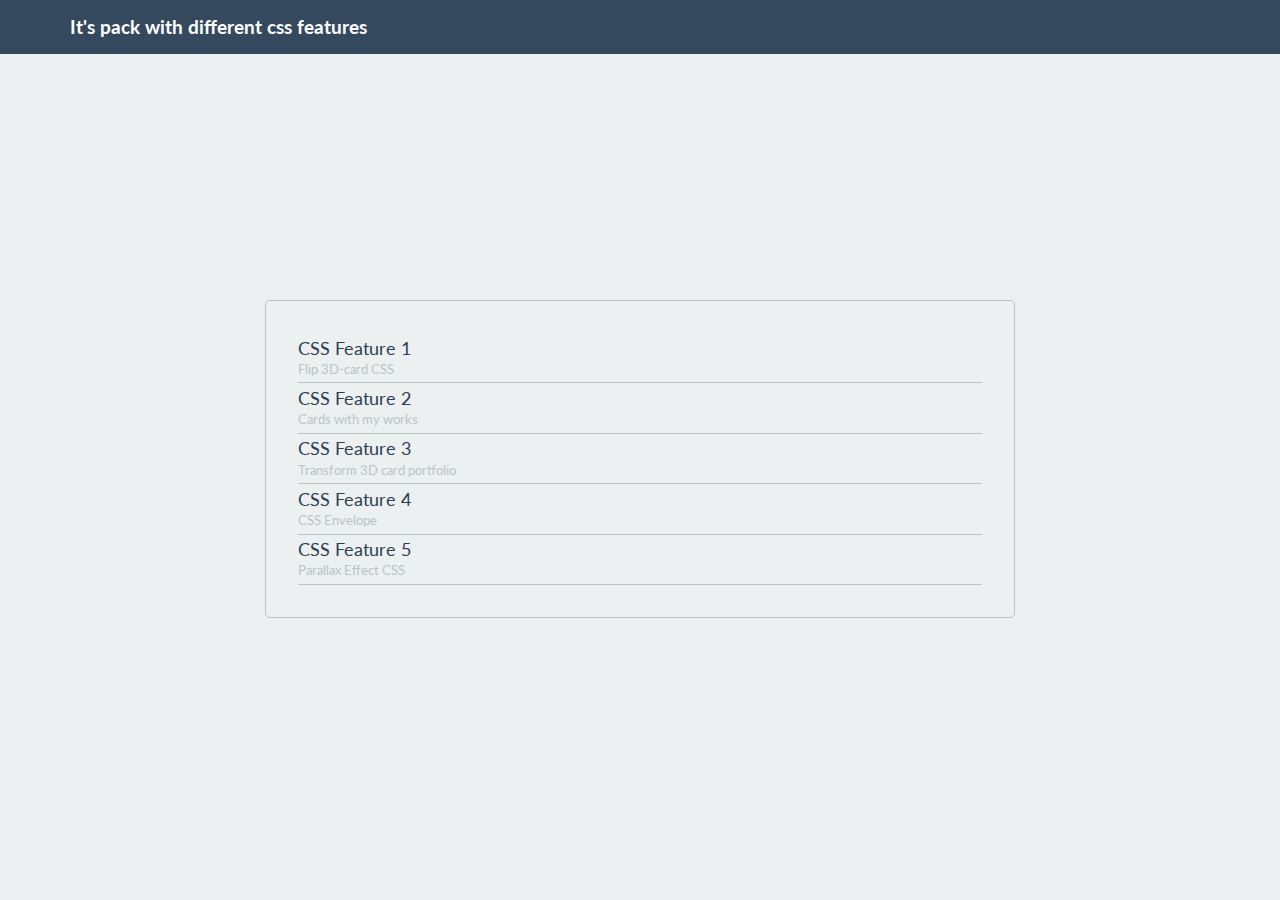
<file: index.html>
<!DOCTYPE html>
<html lang="en">

<head>
    <meta charset="UTF-8">
    <meta name="viewport" content="width=device-width, initial-scale=1.0">
    <meta http-equiv="X-UA-Compatible" content="ie=edge">
    <link href="https://fonts.googleapis.com/css?family=Lato" rel="stylesheet">
    <link rel="stylesheet" href="assets/css/main.css">
    <title>CSS Features</title>
</head>

<body>
    <nav>
        <div class="container">
            <h3>It's pack with different css features</h3>
        </div>
    </nav>
    <div class="container">
        <section class="links-section">
            <ul id="pages-links">
                <!-- <li>
                    <a href="#">CSS Feature 1</a>
                    <span>Description</span>
                </li> -->
            </ul>
        </section>
    </div>
    <script src="assets/js/app.js"></script>
</body>

</html>
</file>
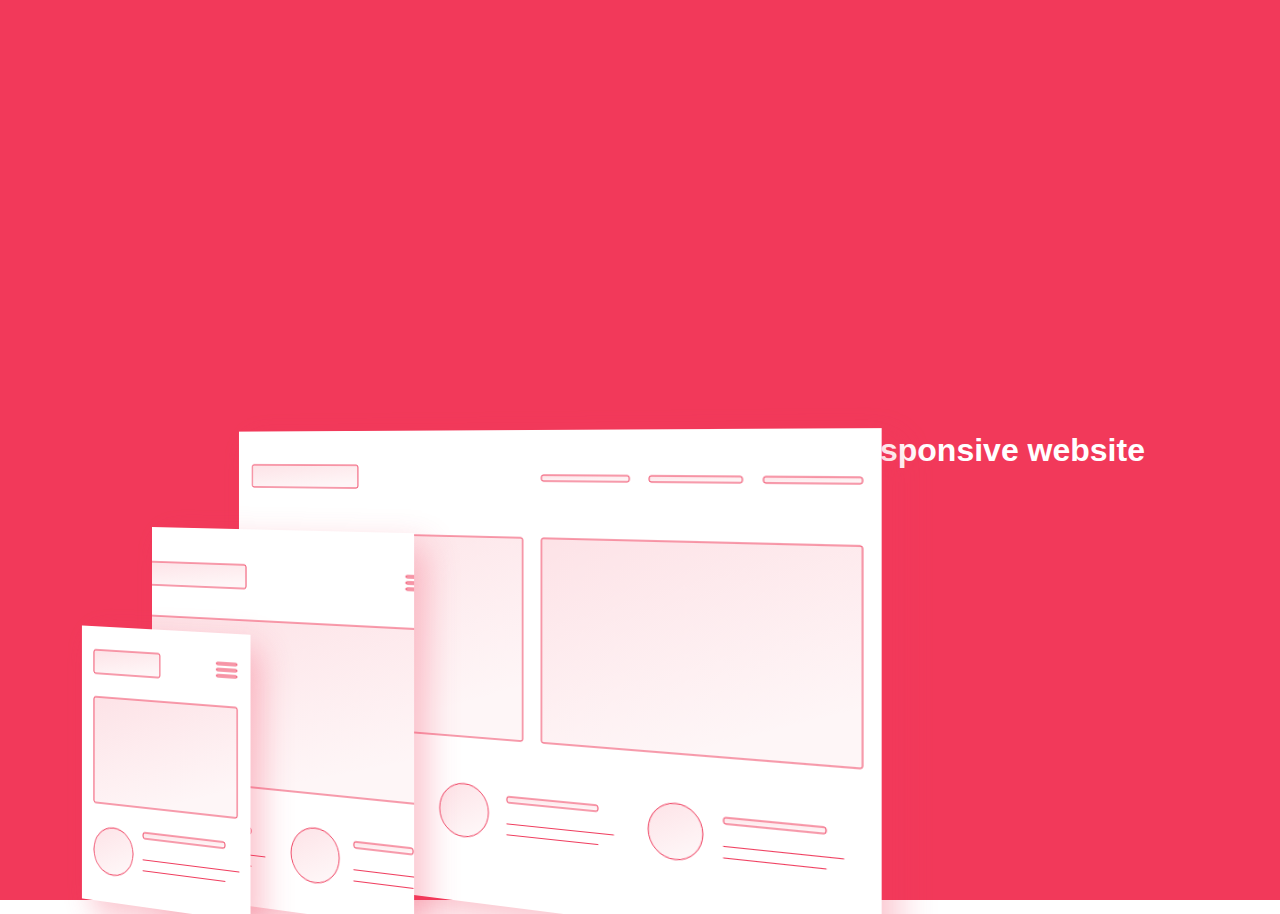
<file: feature-2/index.html>
<!DOCTYPE html>
<html lang="en">

<head>
    <meta charset="UTF-8">
    <meta name="viewport" content="width=device-width, initial-scale=1.0">
    <meta http-equiv="X-UA-Compatible" content="ie=edge">
    <link rel="stylesheet" href="main.css">
    <title>CSS Feature 2</title>
</head>

<body>
    <section>
        <div class="phone">

        </div>
        <div class="tablet">

        </div>
        <div class="desktop">

        </div>
        <h1 class="heading">Responsive website</h1>
    </section>
</body>

</html>
</file>
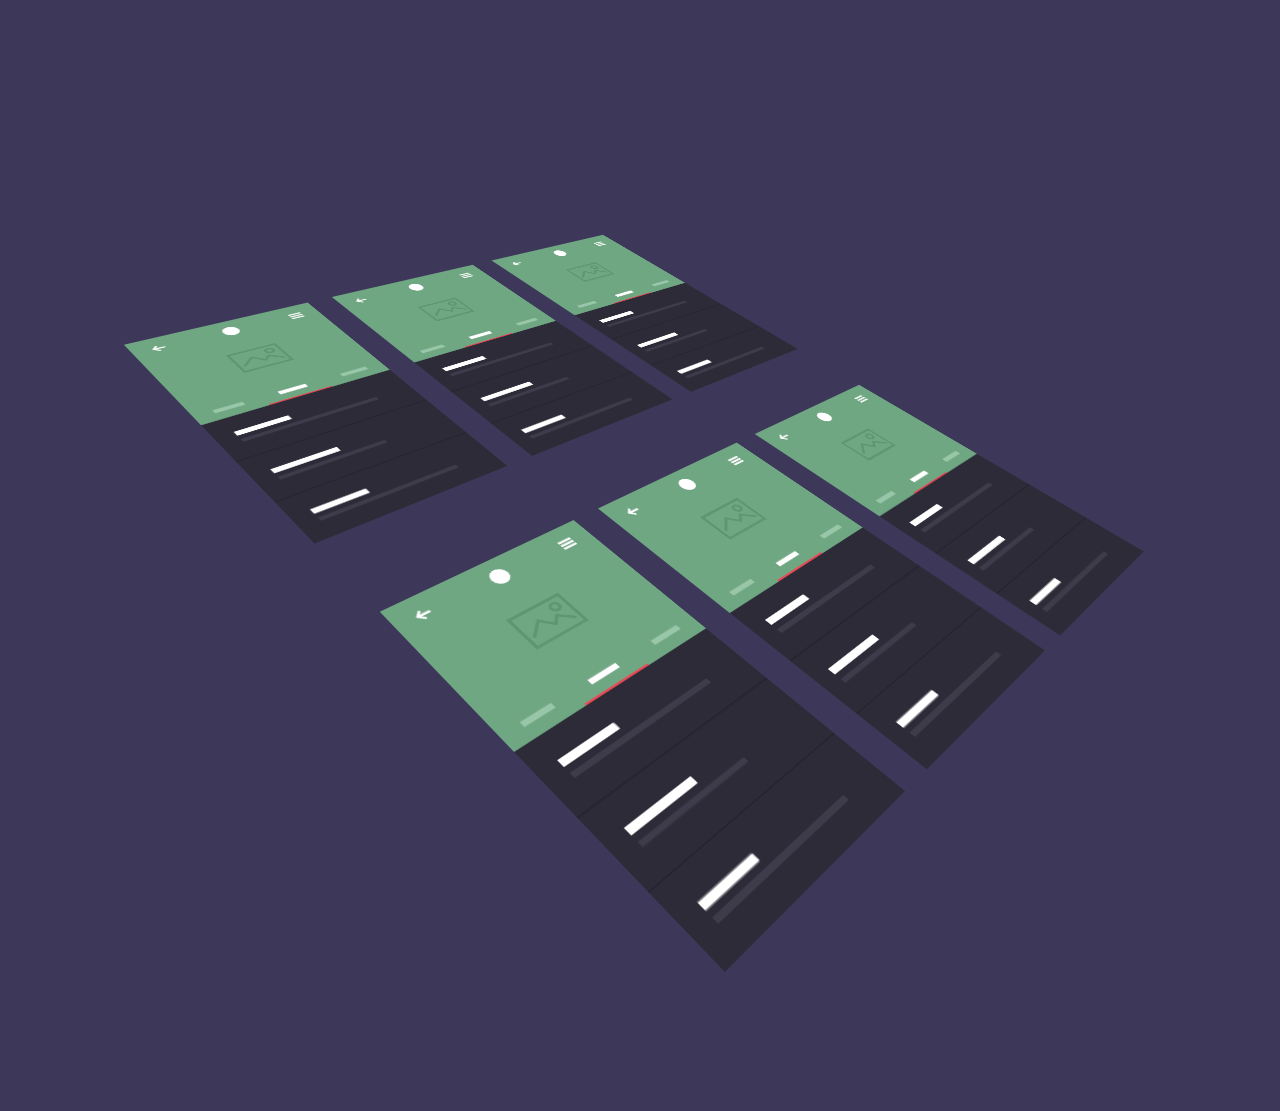
<file: feature-3/index.html>
<!DOCTYPE html>
<html lang="en">

<head>
    <meta charset="UTF-8">
    <meta name="viewport" content="width=device-width, initial-scale=1.0">
    <meta http-equiv="X-UA-Compatible" content="ie=edge">
    <link rel="stylesheet" href="main.css">
    <title>CSS Feature 3</title>
</head>

<body>
    <section>
        <div class="container">
            <div class="card">
                <img src="cd-app-image.png" alt="Portfolio Work">
            </div>
            <div class="card">
                <img src="cd-app-image.png" alt="Portfolio Work">
            </div>
            <div class="card">
                <img src="cd-app-image.png" alt="Portfolio Work">
            </div>
            <div class="card">
                <img src="cd-app-image.png" alt="Portfolio Work">
            </div>
            <div class="card">
                <img src="cd-app-image.png" alt="Portfolio Work">
            </div>
            <div class="card">
                <img src="cd-app-image.png" alt="Portfolio Work">
            </div>
        </div>
    </section>
    <script src="app.js"></script>
</body>

</html>
</file>
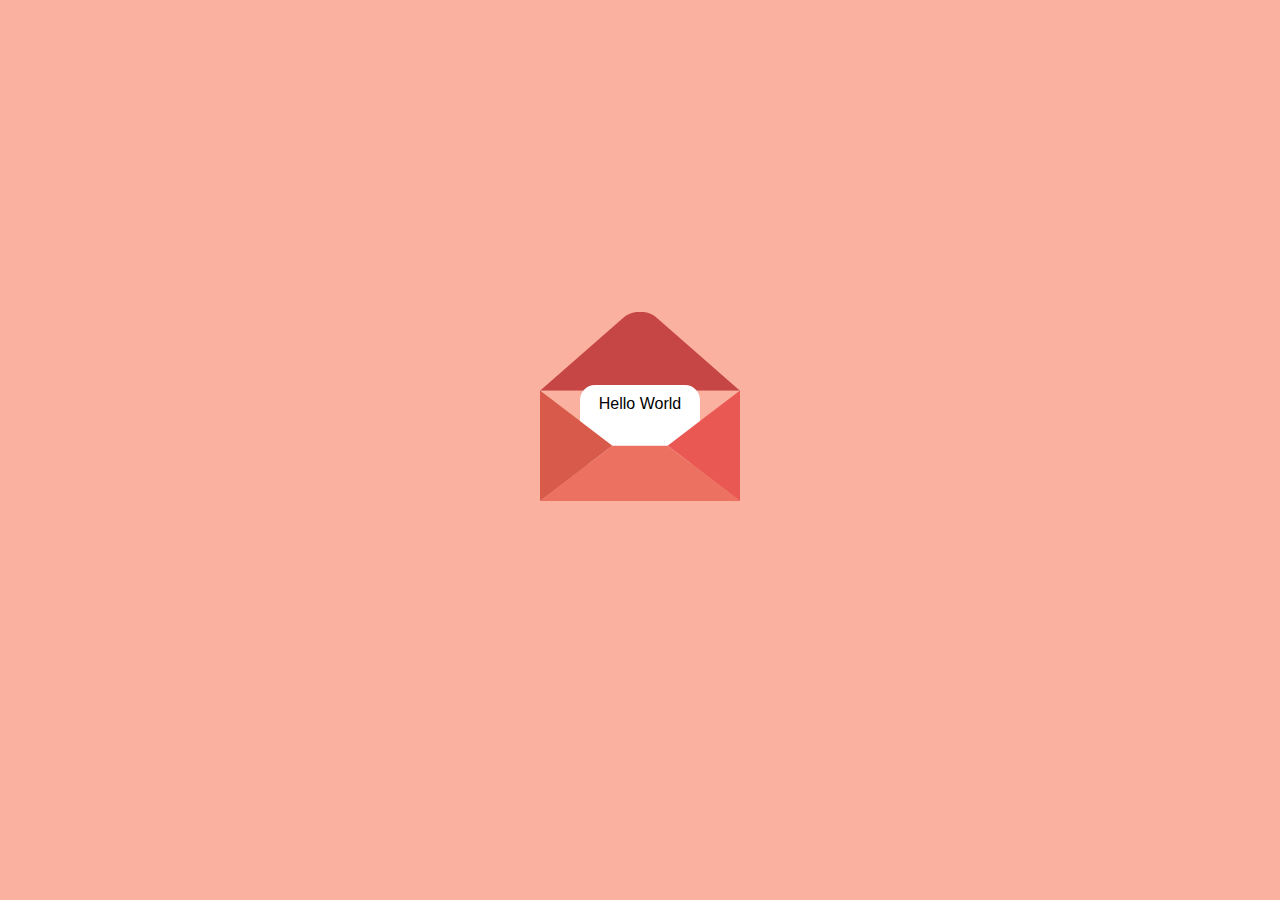
<file: feature-4/index.html>
<!DOCTYPE html>
<html lang="en">

<head>
    <meta charset="UTF-8">
    <meta name="viewport" content="width=device-width, initial-scale=1.0">
    <meta http-equiv="X-UA-Compatible" content="ie=edge">
    <link rel="stylesheet" href="main.css">
    <title>CSS Feature 4</title>
</head>

<body>
    <section>
        <div class="envelope">
            <div class="envelope__top">
                <img src="envelope-top.svg" alt="envelope-top">
            </div>

            <div class="paper">
                Hello World
            </div>

            <div class="envelope__body">
                <img src="envelope.svg" alt="envelope">
            </div>
        </div>
    </section>
    <script src="app.js"></script>
</body>

</html>
</file>
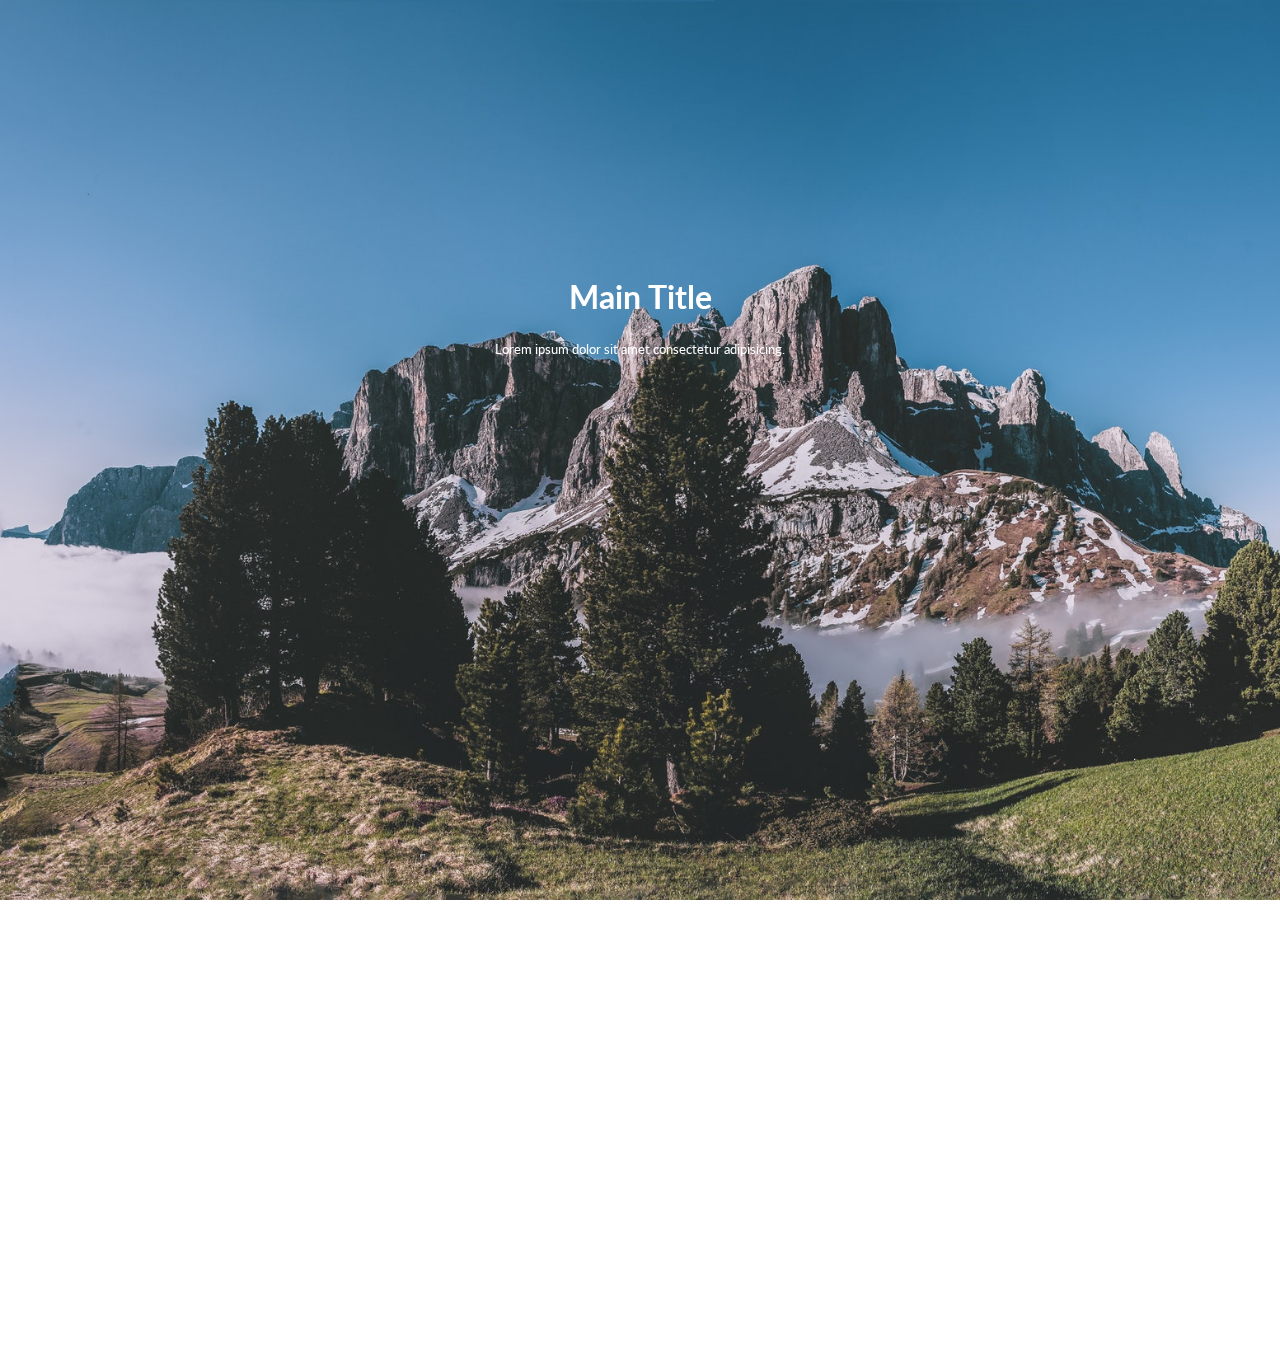
<file: feature-5/index.html>
<!DOCTYPE html>
<html lang="en">

<head>
    <meta charset="UTF-8">
    <meta name="viewport" content="width=device-width, initial-scale=1.0">
    <meta http-equiv="X-UA-Compatible" content="ie=edge">
    <link href="https://fonts.googleapis.com/css?family=Lato" rel="stylesheet">
    <link rel="stylesheet" href="main.css">
    <title>CSS Feature 5</title>
</head>

<body>

    <header>
        <h1>Main Title</h1>
        <small>Lorem ipsum dolor sit amet consectetur adipisicing.</small>
    </header>
</body>

</html>
</file>
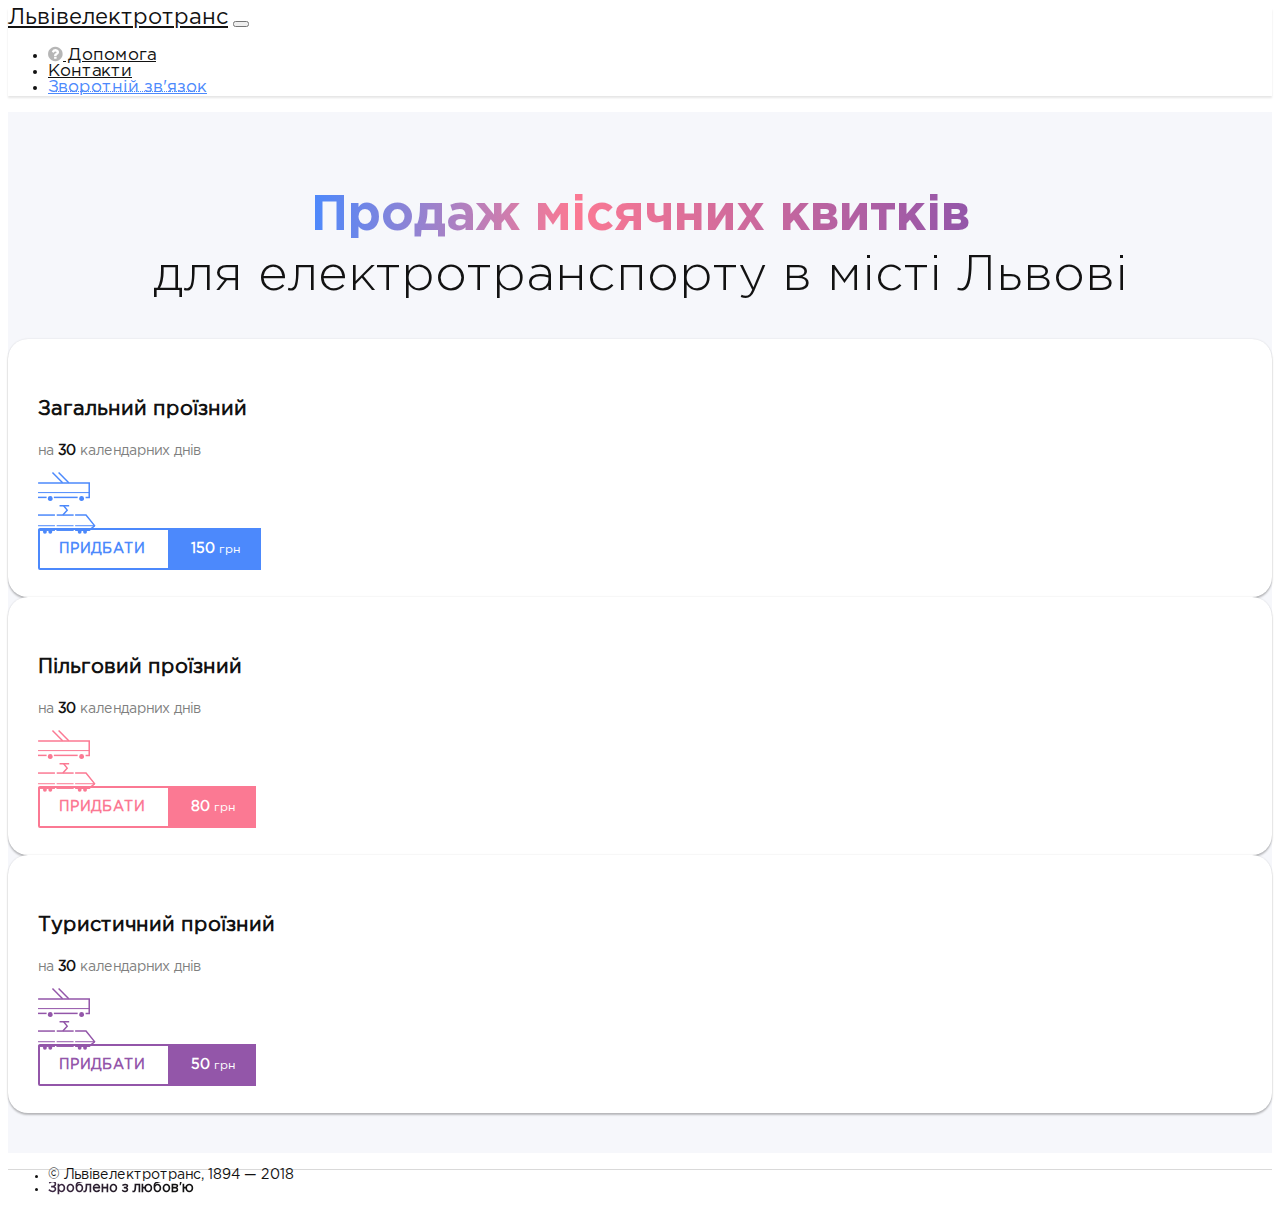
<file: feature-6/index.html>
<!DOCTYPE html>
<html lang="en">

<head>
    <meta charset="UTF-8">
    <meta name="viewport" content="width=device-width, initial-scale=1.0">
    <meta http-equiv="X-UA-Compatible" content="ie=edge">
    <title>Animation</title>
    <link rel="stylesheet" href="https://cdnjs.cloudflare.com/ajax/libs/font-awesome/4.7.0/css/font-awesome.css" />
    <link rel="stylesheet" href="https://stackpath.bootstrapcdn.com/bootstrap/4.1.3/css/bootstrap.min.css" integrity="sha384-MCw98/SFnGE8fJT3GXwEOngsV7Zt27NXFoaoApmYm81iuXoPkFOJwJ8ERdknLPMO"
        crossorigin="anonymous">
    <link rel="stylesheet" href="main.css">
</head>

<body>

    <nav class="navbar navbar-expand-md py-3">
        <div class="container">
            <a class="navbar-brand" href="#">Львівелектротранс</a>
            <button class="navbar-toggler" type="button" data-toggle="collapse" data-target="#navbarsExampleDefault"
                aria-controls="navbarsExampleDefault" aria-expanded="false" aria-label="Toggle navigation">
                <span class="navbar-toggler-icon"></span>
            </button>

            <div class="collapse navbar-collapse" id="navbarsExampleDefault">
                <ul class="navbar-nav ml-auto">
                    <li class="nav-item">
                        <a class="nav-link" href="#">
                            <i class="fa fa-question-circle" aria-hidden="true"></i>
                            Допомога
                        </a>
                    </li>
                    <li class="nav-item">
                        <a class="nav-link" href="#">Контакти</a>
                    </li>
                    <li class="nav-item">
                        <a class="nav-link feedback" href="#">Зворотній зв'язок</a>
                    </li>
            </div>
        </div>
    </nav>
    <section class="home-page">
        <div class="container">
            <div class="row">
                <div class="col-12">
                    <div class="page-name">
                        <h1 class="page-name__title">
                            <span>Продаж місячних квитків</span>
                            <span>для електротранспорту в місті Львові</span>
                        </h1>
                    </div>
                </div>
                <div class="col-md-4 mt-5 mb-5">
                    <div class="card-item">
                        <div class="card-item__info">
                            <h4>Загальний проїзний</h4>
                            <p>на <span>30</span> календарних днів</p>
                        </div>
                        <div class="card-item__icons d-flex">
                            <div class="trolley-icon pr-4">
                                <svg xmlns="http://www.w3.org/2000/svg" width="52" height="29" viewBox="0 0 52 29">
                                    <g transform="translate(-430 -519)">
                                        <path d="M444.44 519.53l10.13 10.13" fill="#fff" fill-opacity="0" stroke="#4c89fc"
                                            stroke-miterlimit="50" stroke-width="1.5"></path>
                                        <path d="M450.62 519.53l10.13 10.13" fill="#fff" fill-opacity="0" stroke="#4c89fc"
                                            stroke-miterlimit="50" stroke-width="1.5"></path>
                                        <path d="M481.23 540v-10.04h-51.11" fill="#fff" fill-opacity="0" stroke="#4c89fc"
                                            stroke-miterlimit="50" stroke-width="1.5"></path>
                                        <path d="M430 539.6h51.2" fill="#fff" fill-opacity="0" stroke="#4c89fc"
                                            stroke-miterlimit="50"></path>
                                        <path d="M430 544.39h8.6" fill="#fff" fill-opacity="0" stroke="#4c89fc"
                                            stroke-miterlimit="50" stroke-width="1.5"></path>
                                        <path d="M477.58 544.46h3.65V540" fill="#fff" fill-opacity="0" stroke="#4c89fc"
                                            stroke-miterlimit="50" stroke-width="1.5"></path>
                                        <path d="M445.86 544.39h23.8" fill="#fff" fill-opacity="0" stroke="#4c89fc"
                                            stroke-miterlimit="50" stroke-width="1.5"></path>
                                        <path d="M439.83 545.34a2.42 2.42 0 1 0 4.83 0 2.42 2.42 0 0 0-4.83 0" fill="#4c89fc"></path>
                                        <path d="M471.19 545.34a2.42 2.42 0 1 0 4.83 0 2.42 2.42 0 0 0-4.83 0" fill="#4c89fc"></path>
                                    </g>
                                </svg>
                            </div>
                            <div class="tram-icon">
                                <svg xmlns="http://www.w3.org/2000/svg" width="60.18" height="31.9" viewBox="0 0 60.18 31.9">
                                    <g transform="translate(-512 -520)">
                                        <path fill="#4b88fa" d="M551.72 546.85a1.95 1.95 0 1 0 3.9 0 1.95 1.95 0 0 0-3.9 0"></path>
                                        <path fill="#4b88fa" d="M557.12 546.85a1.95 1.95 0 1 0 3.9 0 1.95 1.95 0 0 0-3.9 0"></path>
                                        <path fill="#4b88fa" d="M516.95 546.85a1.95 1.95 0 1 0 3.9 0 1.95 1.95 0 0 0-3.9 0"></path>
                                        <path fill="#4b88fa" d="M522.35 546.85a1.95 1.95 0 1 0 3.9 0 1.95 1.95 0 0 0-3.9 0"></path>
                                        <path fill="#fff" fill-opacity="0" stroke="#4b88fa" stroke-miterlimit="50"
                                            stroke-width="1.5" d="M512.02 545.21h16.92"></path>
                                        <path fill="#fff" fill-opacity="0" stroke="#4b88fa" stroke-miterlimit="50"
                                            stroke-width="1.5" d="M530.4 545.21h17.26"></path>
                                        <path fill="#fff" fill-opacity="0" stroke="#4c88fb" stroke-miterlimit="50" d="M512.02 540.74h16.92"></path>
                                        <path fill="#fff" fill-opacity="0" stroke="#4c88fb" stroke-miterlimit="50" d="M530.66 540.74h16.92"></path>
                                        <path fill="#fff" fill-opacity="0" stroke="#4b88fa" stroke-miterlimit="50"
                                            stroke-width="1.5" d="M568.66 540.75l-5.27 4.45h-14.25"></path>
                                        <path fill="#fff" fill-opacity="0" stroke="#4c88fb" stroke-miterlimit="50" d="M549.14 540.74h19.52"></path>
                                        <path fill="#fff" fill-opacity="0" stroke="#4c88fb" stroke-miterlimit="50"
                                            stroke-width="1.5" d="M512 530.06h16.92"></path>
                                        <path fill="#fff" fill-opacity="0" stroke="#4c88fb" stroke-miterlimit="50"
                                            stroke-width="1.5" d="M530.72 530.06h16.92"></path>
                                        <path fill="#fff" fill-opacity="0" stroke="#4c89fc" stroke-miterlimit="50"
                                            stroke-width="1.5" d="M549.12 530.06h10.91l8.94 11.05"></path>
                                        <path fill="#fff" fill-opacity="0" stroke="#4c88fb" stroke-miterlimit="50"
                                            stroke-width="1.5" d="M533.55 520.75h9.61"></path>
                                        <path fill="#fff" fill-opacity="0" stroke="#4c88fb" stroke-miterlimit="50"
                                            stroke-width="1.5" d="M536.89 530.06l4.3-4.93-3.51-4.38"></path>
                                    </g>
                                </svg>
                            </div>
                        </div>
                        <div class="card-item__actions pt-5">
                            <a href="#" class="price-link">
                                <span class="price-btn">
                                    <span>Придбати</span>
                                </span>
                                <span class="price-label">
                                    150 <span>грн</span>
                                </span>
                            </a>
                        </div>
                    </div>
                </div>

                <div class="col-md-4 mt-5 mb-5">
                    <div class="card-item sale">
                        <div class="card-item__info">
                            <h4>Пільговий проїзний</h4>
                            <p>на <span>30</span> календарних днів</p>
                        </div>
                        <div class="card-item__icons d-flex">
                            <div class="trolley-icon pr-4">
                                <svg xmlns="http://www.w3.org/2000/svg" width="52" height="29" viewBox="0 0 52 29">
                                    <g transform="translate(-430 -519)">
                                        <path d="M444.44 519.53l10.13 10.13" fill="#fff" fill-opacity="0" stroke="#fb7993"
                                            stroke-miterlimit="50" stroke-width="1.5"></path>
                                        <path d="M450.62 519.53l10.13 10.13" fill="#fff" fill-opacity="0" stroke="#fb7993"
                                            stroke-miterlimit="50" stroke-width="1.5"></path>
                                        <path d="M481.23 540v-10.04h-51.11" fill="#fff" fill-opacity="0" stroke="#fb7993"
                                            stroke-miterlimit="50" stroke-width="1.5"></path>
                                        <path d="M430 539.6h51.2" fill="#fff" fill-opacity="0" stroke="#fb7993"
                                            stroke-miterlimit="50"></path>
                                        <path d="M430 544.39h8.6" fill="#fff" fill-opacity="0" stroke="#fb7993"
                                            stroke-miterlimit="50" stroke-width="1.5"></path>
                                        <path d="M477.58 544.46h3.65V540" fill="#fff" fill-opacity="0" stroke="#fb7993"
                                            stroke-miterlimit="50" stroke-width="1.5"></path>
                                        <path d="M445.86 544.39h23.8" fill="#fff" fill-opacity="0" stroke="#fb7993"
                                            stroke-miterlimit="50" stroke-width="1.5"></path>
                                        <path d="M439.83 545.34a2.42 2.42 0 1 0 4.83 0 2.42 2.42 0 0 0-4.83 0" fill="#fb7993"></path>
                                        <path d="M471.19 545.34a2.42 2.42 0 1 0 4.83 0 2.42 2.42 0 0 0-4.83 0" fill="#fb7993"></path>
                                    </g>
                                </svg>
                            </div>
                            <div class="tram-icon">
                                <svg xmlns="http://www.w3.org/2000/svg" width="60.18" height="31.9" viewBox="0 0 60.18 31.9">
                                    <g transform="translate(-512 -520)">
                                        <path fill="#fb7993" d="M551.72 546.85a1.95 1.95 0 1 0 3.9 0 1.95 1.95 0 0 0-3.9 0"></path>
                                        <path fill="#fb7993" d="M557.12 546.85a1.95 1.95 0 1 0 3.9 0 1.95 1.95 0 0 0-3.9 0"></path>
                                        <path fill="#fb7993" d="M516.95 546.85a1.95 1.95 0 1 0 3.9 0 1.95 1.95 0 0 0-3.9 0"></path>
                                        <path fill="#fb7993" d="M522.35 546.85a1.95 1.95 0 1 0 3.9 0 1.95 1.95 0 0 0-3.9 0"></path>
                                        <path fill="#fff" fill-opacity="0" stroke="#fb7993" stroke-miterlimit="50"
                                            stroke-width="1.5" d="M512.02 545.21h16.92"></path>
                                        <path fill="#fff" fill-opacity="0" stroke="#fb7993" stroke-miterlimit="50"
                                            stroke-width="1.5" d="M530.4 545.21h17.26"></path>
                                        <path fill="#fff" fill-opacity="0" stroke="#fb7993" stroke-miterlimit="50" d="M512.02 540.74h16.92"></path>
                                        <path fill="#fff" fill-opacity="0" stroke="#fb7993" stroke-miterlimit="50" d="M530.66 540.74h16.92"></path>
                                        <path fill="#fff" fill-opacity="0" stroke="#fb7993" stroke-miterlimit="50"
                                            stroke-width="1.5" d="M568.66 540.75l-5.27 4.45h-14.25"></path>
                                        <path fill="#fff" fill-opacity="0" stroke="#fb7993" stroke-miterlimit="50" d="M549.14 540.74h19.52"></path>
                                        <path fill="#fff" fill-opacity="0" stroke="#fb7993" stroke-miterlimit="50"
                                            stroke-width="1.5" d="M512 530.06h16.92"></path>
                                        <path fill="#fff" fill-opacity="0" stroke="#fb7993" stroke-miterlimit="50"
                                            stroke-width="1.5" d="M530.72 530.06h16.92"></path>
                                        <path fill="#fff" fill-opacity="0" stroke="#fb7993" stroke-miterlimit="50"
                                            stroke-width="1.5" d="M549.12 530.06h10.91l8.94 11.05"></path>
                                        <path fill="#fff" fill-opacity="0" stroke="#fb7993" stroke-miterlimit="50"
                                            stroke-width="1.5" d="M533.55 520.75h9.61"></path>
                                        <path fill="#fff" fill-opacity="0" stroke="#fb7993" stroke-miterlimit="50"
                                            stroke-width="1.5" d="M536.89 530.06l4.3-4.93-3.51-4.38"></path>
                                    </g>
                                </svg>

                            </div>
                        </div>
                        <div class="card-item__actions pt-5">
                            <a href="#" class="price-link">
                                <span class="price-btn">
                                    <span>Придбати</span>
                                </span>
                                <span class="price-label">
                                    80 <span>грн</span>
                                </span>
                            </a>
                        </div>
                    </div>
                </div>

                <div class="col-md-4 mt-5 mb-5">
                    <div class="card-item tourist">
                        <div class="card-item__info">
                            <h4>Туристичний проїзний</h4>
                            <p>на <span>30</span> календарних днів</p>
                        </div>
                        <div class="card-item__icons d-flex">
                            <div class="trolley-icon pr-4">
                                <svg xmlns="http://www.w3.org/2000/svg" width="52" height="29" viewBox="0 0 52 29">
                                    <g transform="translate(-430 -519)">
                                        <path d="M444.44 519.53l10.13 10.13" fill="#fff" fill-opacity="0" stroke="#9356a9"
                                            stroke-miterlimit="50" stroke-width="1.5"></path>
                                        <path d="M450.62 519.53l10.13 10.13" fill="#fff" fill-opacity="0" stroke="#9356a9"
                                            stroke-miterlimit="50" stroke-width="1.5"></path>
                                        <path d="M481.23 540v-10.04h-51.11" fill="#fff" fill-opacity="0" stroke="#9356a9"
                                            stroke-miterlimit="50" stroke-width="1.5"></path>
                                        <path d="M430 539.6h51.2" fill="#fff" fill-opacity="0" stroke="#9356a9"
                                            stroke-miterlimit="50"></path>
                                        <path d="M430 544.39h8.6" fill="#fff" fill-opacity="0" stroke="#9356a9"
                                            stroke-miterlimit="50" stroke-width="1.5"></path>
                                        <path d="M477.58 544.46h3.65V540" fill="#fff" fill-opacity="0" stroke="#9356a9"
                                            stroke-miterlimit="50" stroke-width="1.5"></path>
                                        <path d="M445.86 544.39h23.8" fill="#fff" fill-opacity="0" stroke="#9356a9"
                                            stroke-miterlimit="50" stroke-width="1.5"></path>
                                        <path d="M439.83 545.34a2.42 2.42 0 1 0 4.83 0 2.42 2.42 0 0 0-4.83 0" fill="#9356a9"></path>
                                        <path d="M471.19 545.34a2.42 2.42 0 1 0 4.83 0 2.42 2.42 0 0 0-4.83 0" fill="#9356a9"></path>
                                    </g>
                                </svg>
                            </div>
                            <div class="tram-icon">
                                <svg xmlns="http://www.w3.org/2000/svg" width="60.18" height="31.9" viewBox="0 0 60.18 31.9">
                                    <g transform="translate(-512 -520)">
                                        <path fill="#9356a9" d="M551.72 546.85a1.95 1.95 0 1 0 3.9 0 1.95 1.95 0 0 0-3.9 0"></path>
                                        <path fill="#9356a9" d="M557.12 546.85a1.95 1.95 0 1 0 3.9 0 1.95 1.95 0 0 0-3.9 0"></path>
                                        <path fill="#9356a9" d="M516.95 546.85a1.95 1.95 0 1 0 3.9 0 1.95 1.95 0 0 0-3.9 0"></path>
                                        <path fill="#9356a9" d="M522.35 546.85a1.95 1.95 0 1 0 3.9 0 1.95 1.95 0 0 0-3.9 0"></path>
                                        <path fill="#fff" fill-opacity="0" stroke="#9356a9" stroke-miterlimit="50"
                                            stroke-width="1.5" d="M512.02 545.21h16.92"></path>
                                        <path fill="#fff" fill-opacity="0" stroke="#9356a9" stroke-miterlimit="50"
                                            stroke-width="1.5" d="M530.4 545.21h17.26"></path>
                                        <path fill="#fff" fill-opacity="0" stroke="#9356a9" stroke-miterlimit="50" d="M512.02 540.74h16.92"></path>
                                        <path fill="#fff" fill-opacity="0" stroke="#9356a9" stroke-miterlimit="50" d="M530.66 540.74h16.92"></path>
                                        <path fill="#fff" fill-opacity="0" stroke="#9356a9" stroke-miterlimit="50"
                                            stroke-width="1.5" d="M568.66 540.75l-5.27 4.45h-14.25"></path>
                                        <path fill="#fff" fill-opacity="0" stroke="#9356a9" stroke-miterlimit="50" d="M549.14 540.74h19.52"></path>
                                        <path fill="#fff" fill-opacity="0" stroke="#9356a9" stroke-miterlimit="50"
                                            stroke-width="1.5" d="M512 530.06h16.92"></path>
                                        <path fill="#fff" fill-opacity="0" stroke="#9356a9" stroke-miterlimit="50"
                                            stroke-width="1.5" d="M530.72 530.06h16.92"></path>
                                        <path fill="#fff" fill-opacity="0" stroke="#9356a9" stroke-miterlimit="50"
                                            stroke-width="1.5" d="M549.12 530.06h10.91l8.94 11.05"></path>
                                        <path fill="#fff" fill-opacity="0" stroke="#9356a9" stroke-miterlimit="50"
                                            stroke-width="1.5" d="M533.55 520.75h9.61"></path>
                                        <path fill="#fff" fill-opacity="0" stroke="#9356a9" stroke-miterlimit="50"
                                            stroke-width="1.5" d="M536.89 530.06l4.3-4.93-3.51-4.38"></path>
                                    </g>
                                </svg>

                            </div>
                        </div>
                        <div class="card-item__actions pt-5">
                            <a href="#" class="price-link">
                                <span class="price-btn">
                                    <span>Придбати</span>
                                </span>
                                <span class="price-label">
                                    50 <span>грн</span>
                                </span>
                            </a>
                        </div>
                    </div>
                </div>
            </div>
        </div>
    </section>
    <footer class="py-2">
        <div class="container">
            <div class="row align-items-center">
                <div class="col-12">
                    <ul class="list-unstyled mb-0 d-flex justify-content-between">
                        <li>© Львівелектротранс, 1894 — 2018</li>
                        <li>Зроблено з любов'ю</li>
                    </ul>
                </div>
            </div>
        </div>
    </footer>
</body>

</html>
</file>
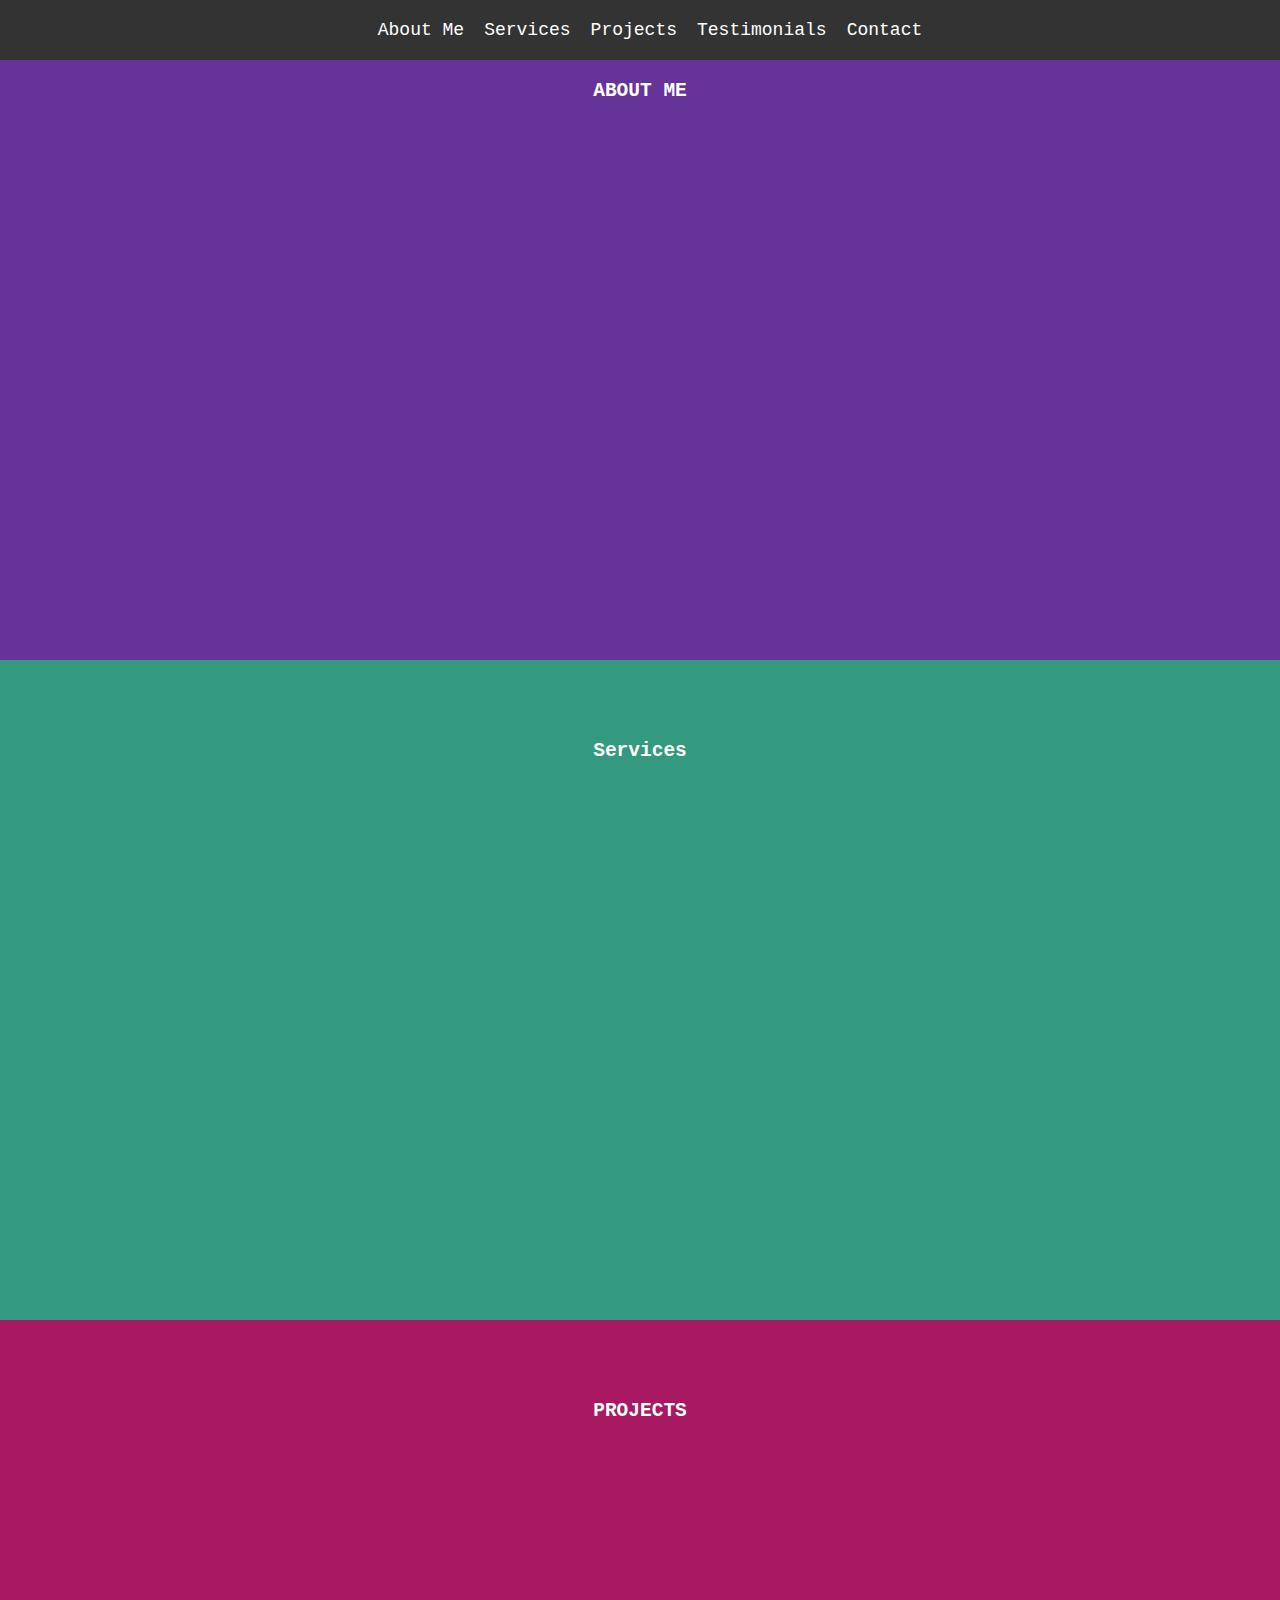
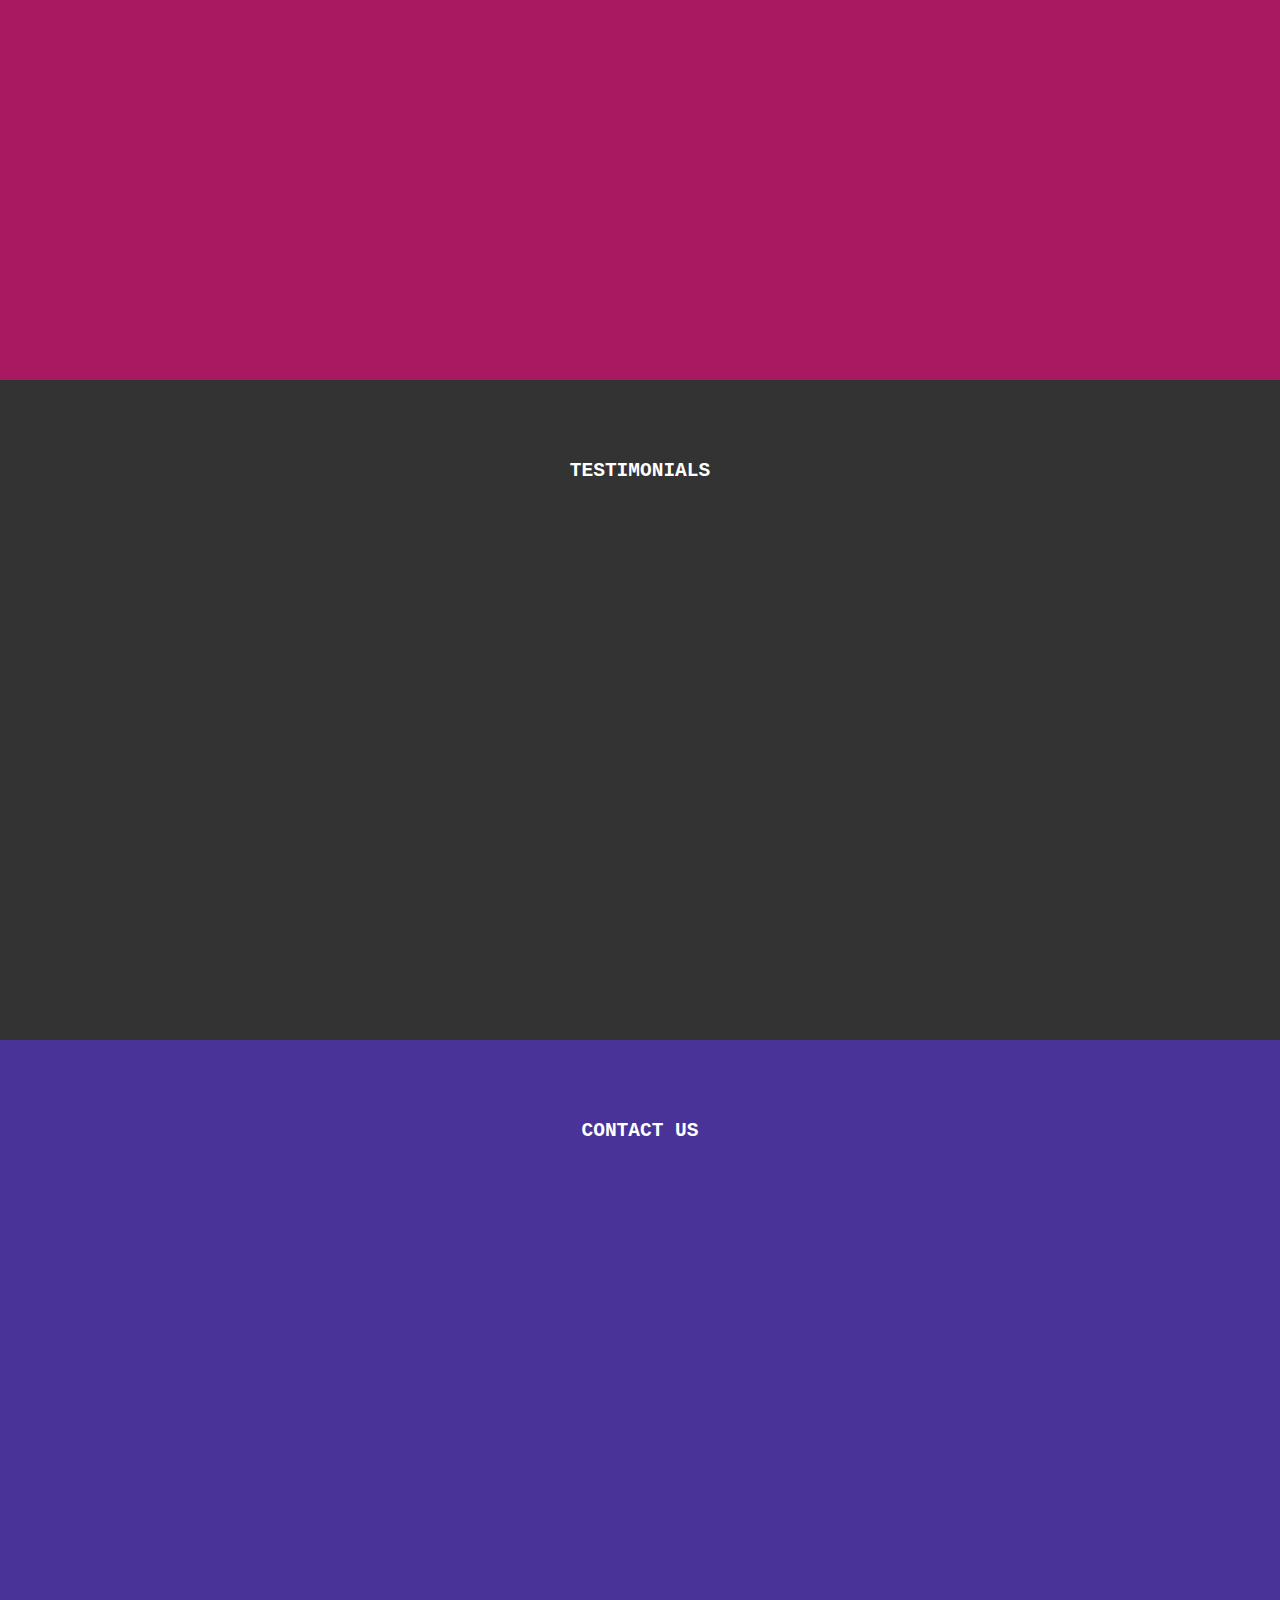
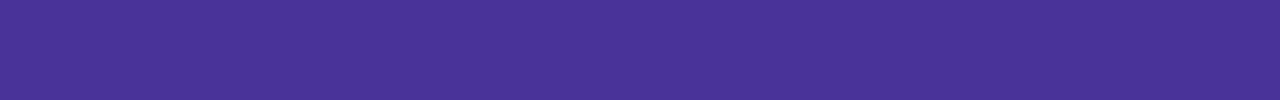
<file: feature-7/index.html>
<!DOCTYPE html>
<html>

<head>
    <title>Scroll To Element</title>
    <!-- Style -->
    <link href="main.css" rel="stylesheet">
</head>

<body>
    <!-- Page Content-->
    <div class="navbar">
        <ul>
            <li>
                <a href="#" data-scroll="about-me">About Me</a>
            </li>
            <li>
                <a href="#" data-scroll="services">Services</a>
            </li>
            <li>
                <a href="#" data-scroll="projects">Projects</a>
            </li>
            <li>
                <a href="#" data-scroll="Testimonials">Testimonials</a>
            </li>
            <li>
                <a href="#" data-scroll="contact">Contact</a>
            </li>

        </ul>
    </div>

    <div id="about-me" class="section ">
        <h2>ABOUT ME</h2>
    </div>
    <div id="services" class="section ">
        <h2>Services</h2>
    </div>
    <div id="projects" class="section ">
        <h2>PROJECTS</h2>
    </div>
    <div id="Testimonials" class="section ">
        <h2>TESTIMONIALS</h2>
    </div>
    <div id="contact" class="section ">
        <h2>CONTACT US</h2>
    </div>
    <!--Jquery Library -->
    <script src="https://code.jquery.com/jquery-3.3.1.min.js "></script>
    <!-- Main File -->
    <script src="app.js "></script>
</body>

</html>
</file>
<file: assets/css/main.css>
:root {
  --nav-bg: #34495e;
  --body-bg: #ecf0f1;
  --primary-color: #2c3e50;
  --truncate-color: #bdc3c7;
  --hover-color: #16a085;
  --border-color: #bdc3c7;
}
* {
  padding: 0;
  margin: 0;
  font-family: "Lato", sans-serif;
}
body {
  background-color: var(--body-bg);
}
.container {
  max-width: 1140px;
  margin: auto;
}
nav {
  background-color: var(--nav-bg);
  padding: 1rem 0;
  color: #fff;
}

section {
  height: 90vh;
  width: 100%;
  display: flex;
  justify-content: center;
  align-items: center;
}
ul {
  list-style: none;
  width: 60%;
  margin: auto;
  border: 1px solid var(--border-color);
  border-radius: 5px;
  padding: 2rem 2rem;
}
ul li {
  padding: 0.35rem 0;
  border-bottom: 1px solid var(--border-color);
}
ul li span {
  display: block;
  font-size: 13px;
  padding-top: 0.2rem;
  color: var(--truncate-color);
}
ul li a {
  text-decoration: none;
  font-size: 18px;
  font-weight: 400;
  color: var(--primary-color);
  line-height: 19px;
  transition: 0.5s;
}
ul li a:hover {
  color: var(--hover-color);
}
</file>
<file: feature-2/main.css>
:root {
  --main-bg: #f2395a;
  --card-bg: #fff;
  --shadow: rgba(242, 57, 90, 0.3);
}
body {
  margin: 0;
  padding: 0;
  font-family: sans-serif;
  overflow: hidden;
}

section {
  background-color: var(--main-bg);
  color: #fff;
  height: 100vh;
  display: flex;
  justify-content: center;
  align-items: center;
  position: relative;
  perspective: 1000px;
}

section:hover .phone,
section:hover .tablet,
section:hover .desktop {
  transform: translateY(10px) rotateY(-15deg);
}

.heading {
  margin-left: 55%;
}
.phone,
.tablet,
.desktop {
  background-color: var(--card-bg);
  position: absolute;
  box-shadow: 13px 13px 32px 0 var(--shadow);
  transition: 1s;
  transform: translateY(100%);
}

.phone {
  width: 200px;
  height: 280px;
  left: 5%;
  bottom: 0;
  background: var(--card-bg) url("mobile.svg") center no-repeat;
  z-index: 3;
  transition-delay: 0.2s;
}
.tablet {
  width: 300px;
  height: 380px;
  bottom: 0;
  left: 10%;
  z-index: 1;
  background: var(--card-bg) url("tablet.svg") center no-repeat;
  transition-delay: 0.4s;
}
.desktop {
  width: 680px;
  height: 480px;
  bottom: 0;
  left: 15%;
  background: var(--card-bg) url("desktop.svg") center no-repeat;
  transition-delay: 0.6s;
}
</file>
<file: feature-3/main.css>
:root {
  --main-bg: #3d385a;
}
body {
  padding: 0;
  margin: 0;
  background-color: var(--main-bg);
}
section {
  perspective: 1000px;
}
.container {
  width: 768px;
  margin: auto;
  display: flex;
  flex-wrap: wrap;
  justify-content: center;
  align-items: center;
  height: 100vh;
  transition: 1s;
  transform: rotateX(55deg) rotateY(10deg) rotateZ(-45deg);
  transform-style: preserve-3d;
}
img {
  max-width: 100%;
}
.card {
  width: 200px;
  margin: 15px;
  transition: 0.3s;
}
.card:hover {
  cursor: pointer;
  transform: translateZ(15px);
}

.container-origin {
  transform: rotate(0);
}
</file>
<file: feature-4/main.css>
:root {
  --bg-color: #fab1a0;
}

body {
  margin: 0;
  padding: 0;
  font-family: sans-serif;
  background-color: var(--bg-color);
}
* {
  box-sizing: border-box;
}

section {
  height: 100vh;
  display: flex;
  align-items: center;
  justify-content: center;
}

.envelope {
  position: relative;
  width: 200px;
  height: 110px;
}
.envelope__top {
  position: absolute;
  top: 0;
  left: 0;
  width: 100%;
  transition: 0.2s;
  transform: translateY(-100%);
  transform-origin: bottom;
}
.envelope__body {
  position: absolute;
  bottom: 0;
  left: 0;
  right: 0;
  width: 100%;
}

.paper {
  background-color: #fff;
  width: 120px;
  height: 80px;
  text-align: center;
  padding: 10px;
  position: absolute;
  left: 50%;
  margin-left: -60px;
  transform: translateY(-40px);
  transition: 0.2s;
  bottom: 0;
  border-radius: 15px;
}

.paper_close {
  transform: translateY(-10%);
  height: 40px;
}

.envelope__top_close {
  transform: translateY(-110%) rotateX(180deg);
  z-index: 2;
}
</file>
<file: feature-5/main.css>
html {
  height: 100%;
  overflow: hidden;
}
body {
  margin: 0;
  padding: 0;
  perspective: 1px;
  transform-style: preserve-3d;
  overflow-y: scroll;
  overflow-x: hidden;
  font-family: "Lato", sans-serif;
}
header {
  box-sizing: border-box;
  min-height: 100vh;
  padding-top: 20%;
  text-align: center;
  transform-style: inherit;
  width: 100vw;
  color: #fff;
}
header::before {
  content: "";
  display: block;
  position: absolute;
  left: 0;
  right: 0;
  bottom: 0;
  top: 0;
  z-index: -1;
  transform-origin: center;
  min-height: 100vh;
  background-image: url("mountains-1.jpeg");
  background-repeat: no-repeat;
  background-size: cover;
  transition: 1s;
  /* Parallax */
  transform: translateZ(-1px) scale(2);
}
</file>
<file: feature-6/main.css>
@import "css/title-animation.css";
@import "css/navigation.css";
@import "css/card.css";
@import "css/footer.css";

body {
  font-family: "GothamPro", sans-serif;
  font-weight: normal;
  color: #121212;
}
.home-page {
  padding: 40px 0;
  background-color: #f6f7fb;
}
</file>
<file: feature-7/main.css>
body {
  margin: 0;
  padding: 0;
  font-family: monospace;
}
h2,
ul {
  margin: 0;
}
.navbar ul {
  list-style: none;
  display: flex;
  justify-content: center;
  flex-wrap: wrap;
  position: fixed;
  width: 100%;
  background: #333;
}
.navbar ul li,
.navbar ul {
  padding: 10px;
}
.navbar ul li a {
  text-decoration: none;
  color: #fff;
  font-size: 18px;
}
.section {
  height: 500px;
  text-align: center;
  color: #fff;
  padding: 80px;
}
#about-me {
  background: rebeccapurple;
}
#services {
  background: rgb(51, 153, 127);
}
#projects {
  background: rgb(168, 25, 97);
}
#Testimonials {
  background: #333;
}
#contact {
  background: rgb(73, 51, 153);
}
</file>
